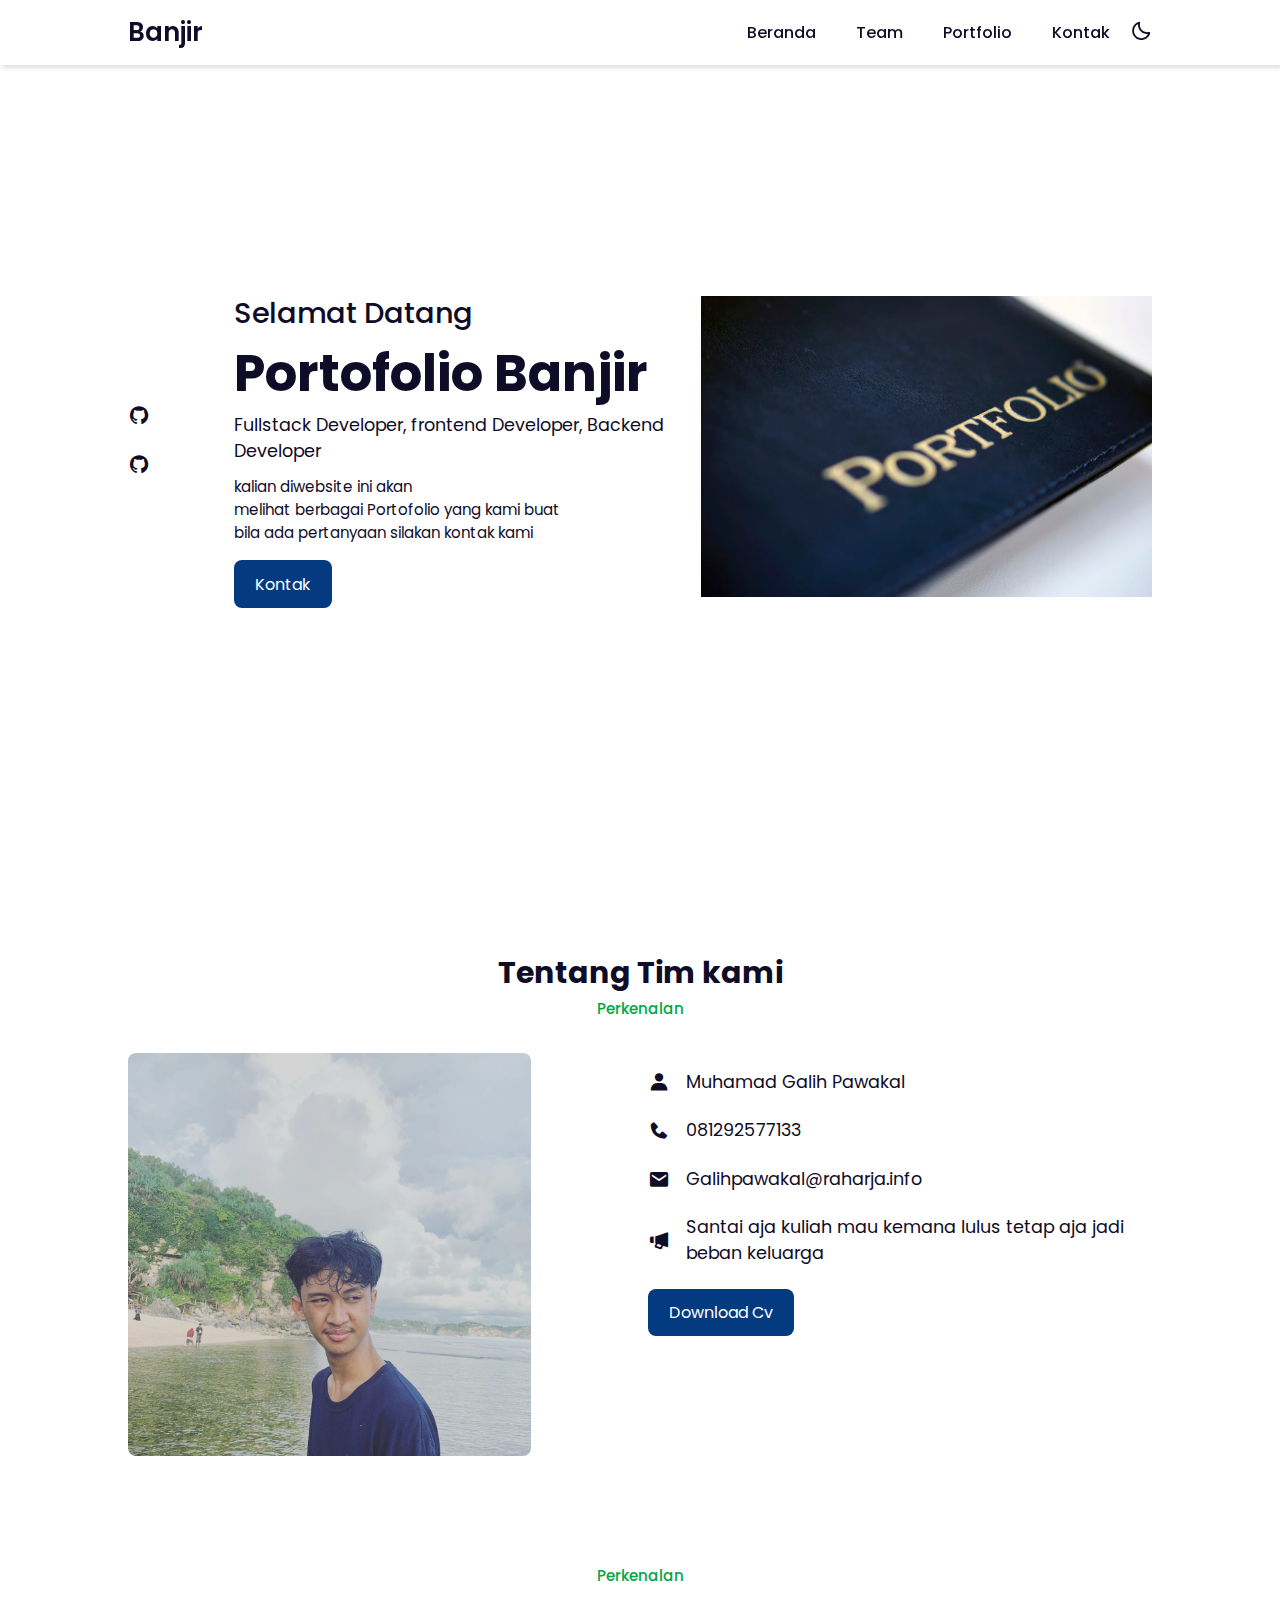
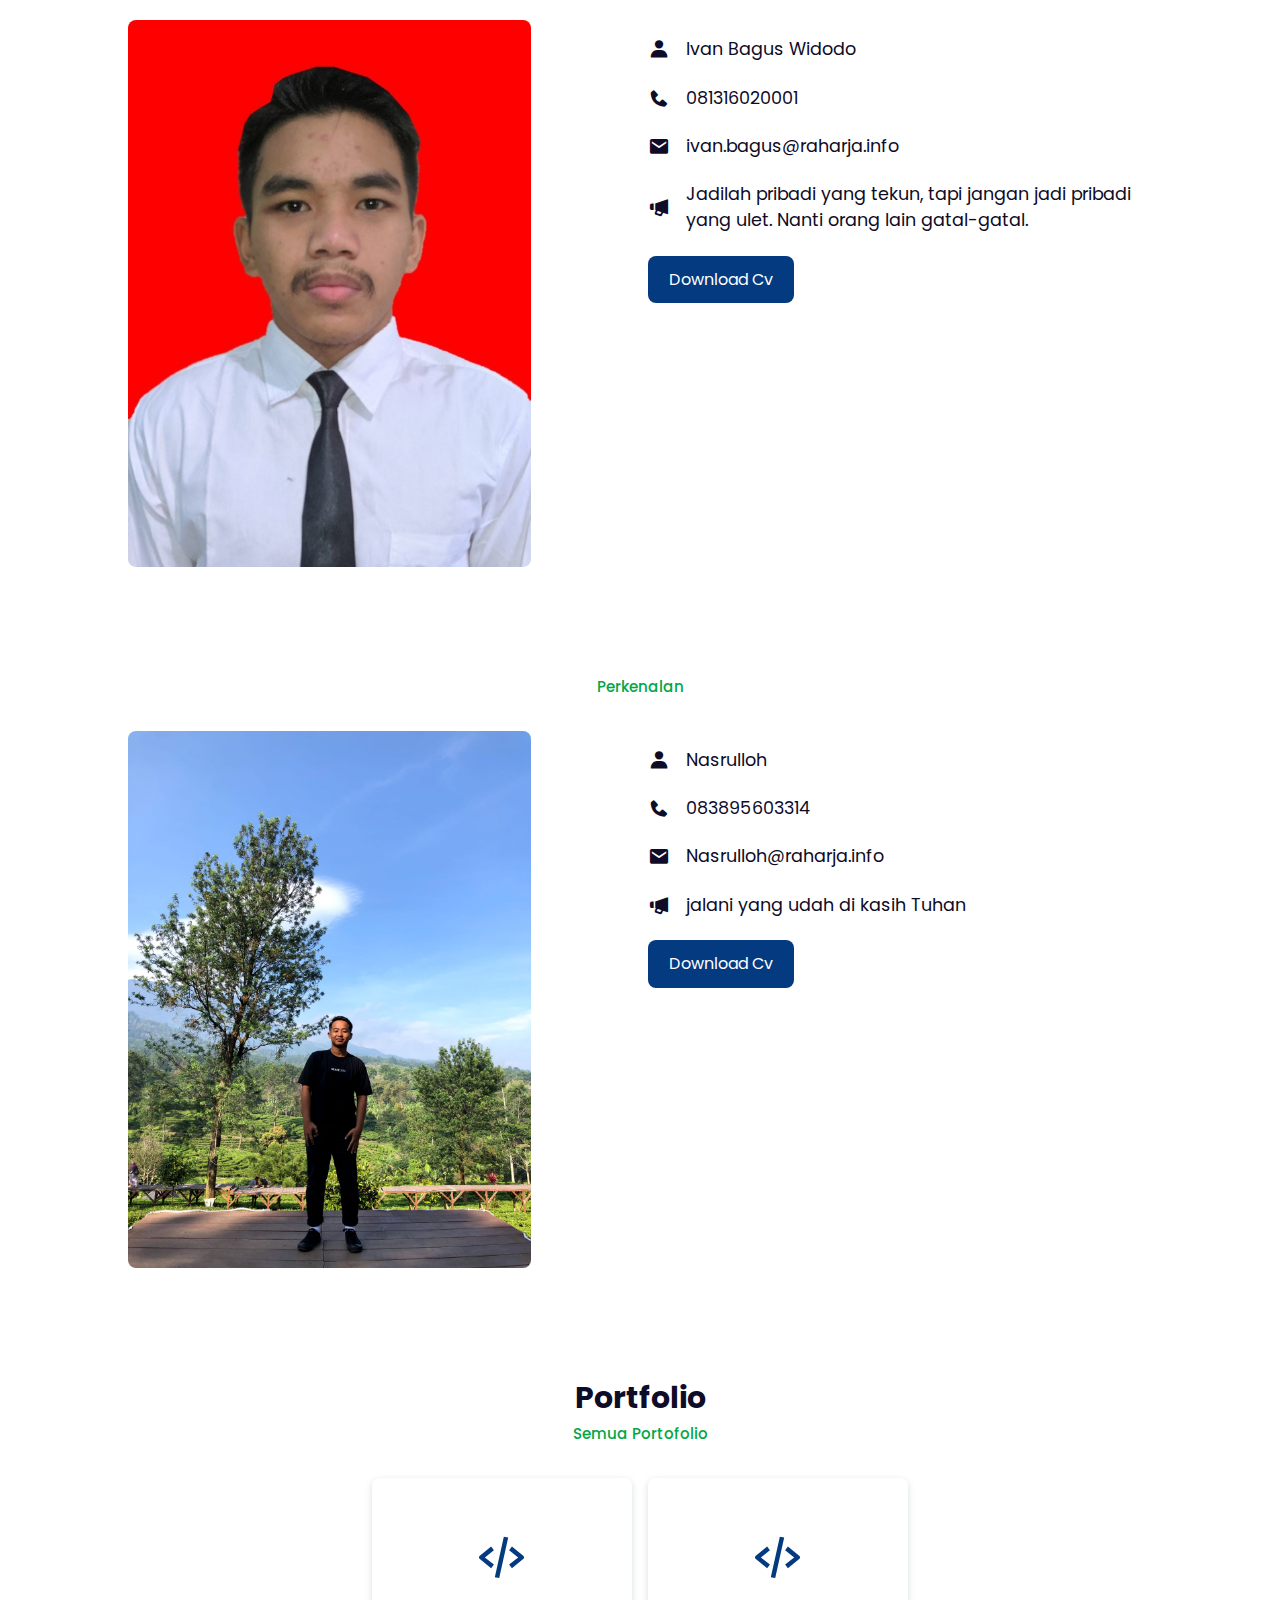
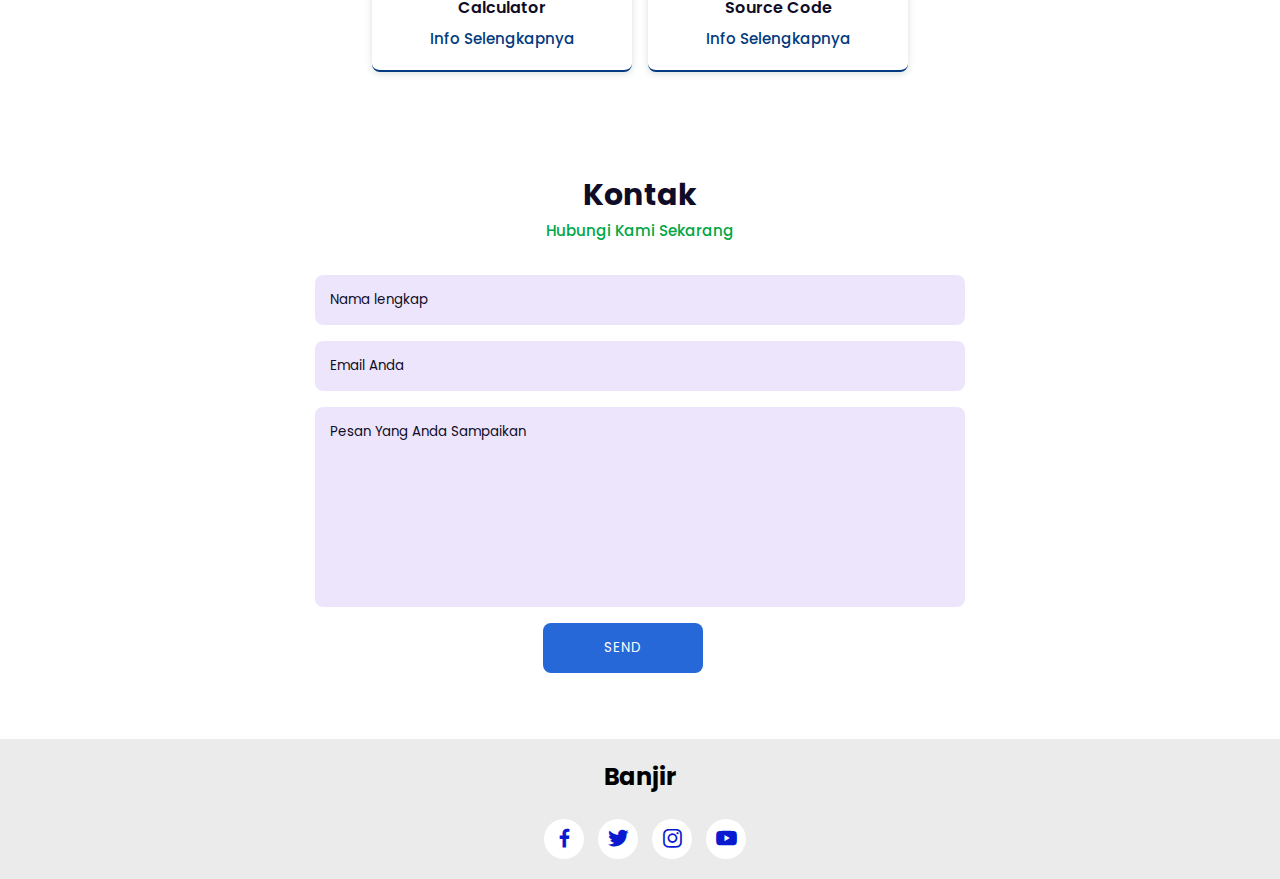
<file: index.html>
<!DOCTYPE html>
<html lang="en">
<head>
    <meta charset="UTF-8">
    <meta http-equiv="X-UA-Compatible" content="IE=edge">
    <meta name="viewport" content="width=device-width, initial-scale=1.0">
    <title>Portfolio Banjir</title>
    <!-- Link To CSS -->
    <link rel="stylesheet" href="./css/style.css">
    <!-- Box Icons -->
    <link rel="stylesheet"
  href="https://cdn.jsdelivr.net/npm/boxicons@latest/css/boxicons.min.css">
 
</head>
<body>
    <!-- Navbar -->
    <header>
        <a href="#" class="logo">Banjir</a>
 
        <div class="bx bx-menu" id="menu-icon"></div>
 
        <ul class="navbar">
            <li><a href="#home">Beranda</a></li>
            <li><a href="#about">Team</a></li>
            <li><a href="#services">Portfolio</a></li>
            <li><a href="#contact">Kontak</a></li>
            <div class="bx bx-moon" id="darkmode"></div>
        </ul>
    </header>
    <!-- Home -->
 
    <section class="home" id="home">
        <div class="social">
            <a href="https://github.com/galihpawakal"><i class='bx bxl-github'></i></a>
            <a href="https://github.com/ivanbaguswidodo"><i class='bx bxl-github' ></i></a>
        </div>
        <div class="home-img">
            <img src="121.jpg" alt="">
        </div>
        <div class="home-text">
            <span>Selamat Datang</span>
            <h1>Portofolio Banjir</h1>
            <h2>Fullstack Developer, frontend Developer, Backend Developer</h2>
            <p> kalian diwebsite ini akan <br> melihat berbagai Portofolio yang kami buat <br> bila ada pertanyaan silakan kontak kami</p>
            <a href="#contact" class="btn">Kontak</a>
        </div>
 
    </section>
    <!-- About -->
    <section class="about" id="about">
        <div class="heading">
            <h2>Tentang Tim kami</h2>
            <span>Perkenalan</span>
        </div>
        <!-- About Content -->
        <div class="about-container">
            <div class="about-img">
                <img src="galih.jpeg" alt="">
            </div>
            <div class="about-text">
                <div class="information">
                    <!-- Box 1 -->
                    <div class="info-box">
                        <i class='bx bxs-user' ></i>
                        <span>Muhamad Galih Pawakal</span>
                    </div>
                    <!-- Box 2 -->
                    <div class="info-box">
                        <i class='bx bxs-phone' ></i>
                        <span>081292577133</span>
                    </div>
                    <!-- Box 3 -->
                    <div class="info-box">
                        <i class='bx bxs-envelope' ></i>
                        <span>Galihpawakal@raharja.info</span>
                    </div>
                    <div class="info-box">
                        <i class='bx bxs-megaphone' ></i>
                        <span>Santai aja kuliah mau kemana lulus tetap aja jadi beban keluarga</span>
                    </div>
                </div>
                <a href="/portofolio.pdf" class="btn">Download Cv</a>
            </div>
        </div>
    </section>
    <section class="about" id="about">
        <div class="heading">
            <h2></h2>
            <span>Perkenalan</span>
        </div>
        <!-- About Content -->
        <div class="about-container">
            <div class="about-img">
                <img src="ivan.jpeg" alt="">
            </div>
            <div class="about-text">
                <div class="information">
                    <!-- Box 1 -->
                    <div class="info-box">
                        <i class='bx bxs-user' ></i>
                        <span>Ivan Bagus Widodo</span>
                    </div>
                    <!-- Box 2 -->
                    <div class="info-box">
                        <i class='bx bxs-phone' ></i>
                        <span>081316020001</span>
                    </div>
                    <!-- Box 3 -->
                    <div class="info-box">
                        <i class='bx bxs-envelope' ></i>
                        <span>ivan.bagus@raharja.info</span>
                    </div>
                    <div class="info-box">
                        <i class='bx bxs-megaphone' ></i>
                        <span>Jadilah pribadi yang tekun, tapi jangan jadi pribadi yang ulet. Nanti orang lain gatal-gatal.</span>
                    </div>
                </div>
                <a href="portofolio.pdf" class="btn">Download Cv</a>
            </div>
        </div>
    </section>
    <section class="about" id="about">
        <div class="heading">
            <h2></h2>
            <span>Perkenalan</span>
        </div>
        <!-- About Content -->
        <div class="about-container">
            <div class="about-img">
                <img src="nasrul.jpeg" alt="">
            </div>
            <div class="about-text">
                <div class="information">
                    <!-- Box 1 -->
                    <div class="info-box">
                        <i class='bx bxs-user' ></i>
                        <span>Nasrulloh</span>
                    </div>
                    <!-- Box 2 -->
                    <div class="info-box">
                        <i class='bx bxs-phone' ></i>
                        <span>083895603314</span>
                    </div>
                    <!-- Box 3 -->
                    <div class="info-box">
                        <i class='bx bxs-envelope' ></i>
                        <span>Nasrulloh@raharja.info</span>
                    </div>
                    <div class="info-box">
                        <i class='bx bxs-megaphone' ></i>
                        <span>jalani yang udah di kasih Tuhan</span>
                    </div>
                </div>
                <a href="portofolio.pdf" class="btn">Download Cv</a>
            </div>
        </div>
    </section>
    
    <!-- Services -->
    <section class="services" id="services">
        <div class="heading">
            <h2>Portfolio</h2>
            <span>Semua Portofolio</span>
        </div>
        <div class="services-content">
            <!-- Box 1 -->
            <div class="services-box">
                <i class='bx bx-code-alt' ></i>
                <h3>Calculator</h3>
                <a href="calculator.html">Info Selengkapnya</a>
            </div>

            <div class="services-box">
                <i class='bx bx-code-alt' ></i>
                <h3>Source Code</h3>
                <a href="https://github.com/galihpawakal/banjirteam">Info Selengkapnya</a>
            </div>
        </div>
    </section>
    
    <!-- Contact -->
    <section class="contact" id="contact">
        <div class="heading">
            <h2>Kontak</h2>
            <span>Hubungi Kami Sekarang</span>
        </div>
        <div class="contact-form">
            <form action="">
                <input type="text" placeholder="Nama lengkap">
                <input type="email" name="" id="" placeholder="Email Anda">
                <textarea name="" id="" cols="30" rows="10" placeholder="Pesan Yang Anda Sampaikan"></textarea>
                <input type="button" value="Send" class="contact-button">
            </form>
        </div>
    </section>
    <!-- Footer -->
    <div class="footer">
        <h2>Banjir</h2>
        <div class="footer-social">
            <a href="https://www.facebook.com/ivan.bagus.co.id/"><i class='bx bxl-facebook' ></i></a>
            <a href="#"><i class='bx bxl-twitter' ></i></a>
            <a href="https://www.instagram.com/ivan_bagus_/"><i class='bx bxl-instagram' ></i></a>
            <a href="https://www.youtube.com/channel/UCpCRRfDSQ75UWcggr1jH2Sw"><i class='bx bxl-youtube' ></i></a>
        </div>
 
    </div>
    
 
 
 
    <!-- Link To JS -->
    <script src="./js/script.js"></script>
</body>
</html>
</file>
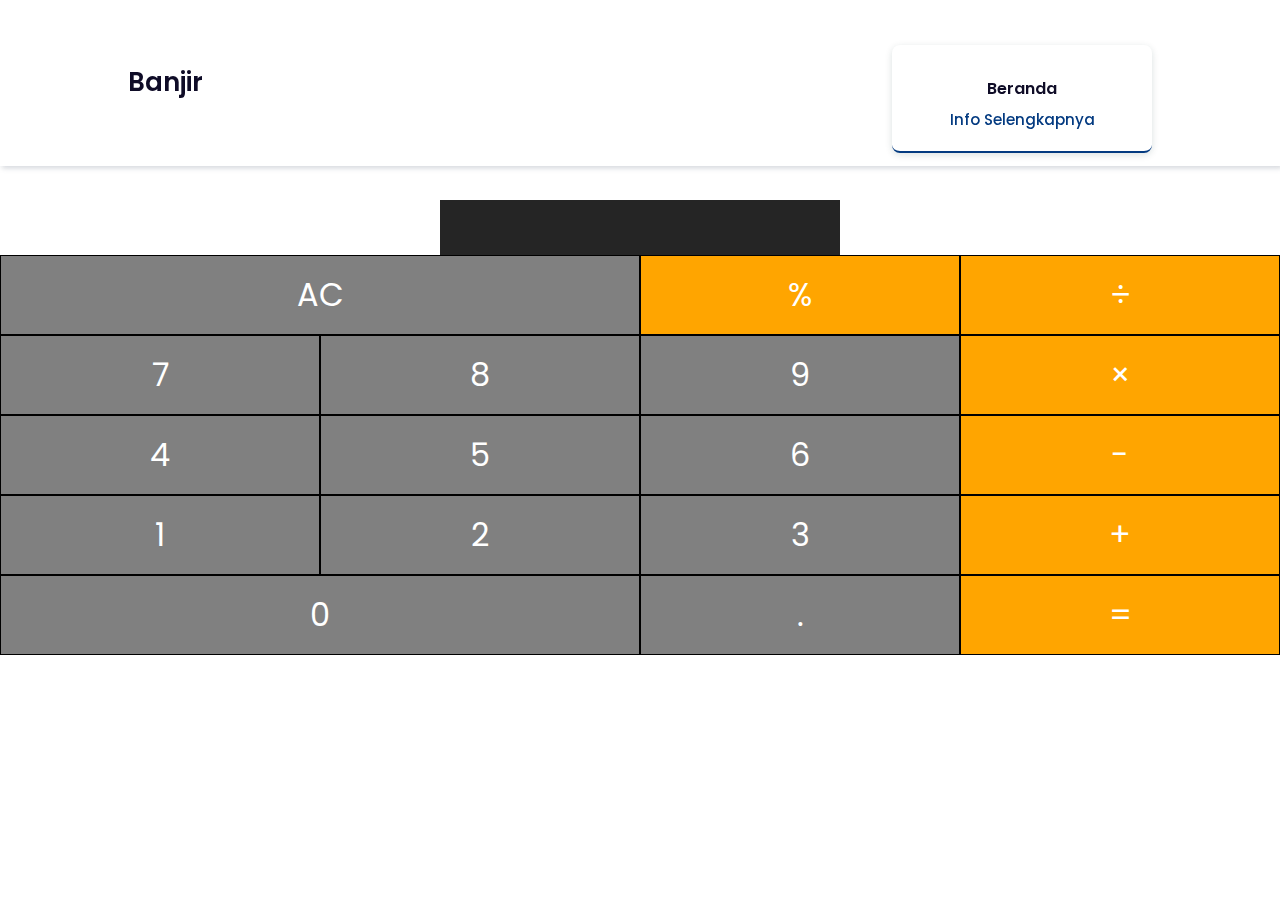
<file: calculator.html>
<!DOCTYPE html>
<html>

<head>
    <meta charset="utf-8">
    <title>Calculator</title>
    <link rel="stylesheet" href="./css/style.css">
</head>
<header>
  <a href="#" class="logo">Banjir</a>

  <div class="bx bx-menu" id="menu-icon"></div>

  <div class="services-content">
    <!-- Box 1 -->
    <div class="services-box">
        <h3>Beranda</h3>
        <a href="index.html">Info Selengkapnya</a>
    </div>


</div>
</header>
<body>

    <div class="calculator">
        <input type="text" class="calculator-screen" innerText="0" disabled>
        <div class="calculator-screen"></div>
    </div>
    <div class="calculator-keys">
        <div class="row">
          <button class="all-clear">AC</button>
          <button class="operator" value="%">%</button>
          <button class="operator" value="/">&divide;</button>
        </div>
        <div class="row">
          <button class="number" value="7">7</button>
          <button class="number" value="8">8</button>
          <button class="number" value="9">9</button>
          <button class="operator" value="*">&times;</button>
        </div>
        <div class="row">
          <button class="number" value="4">4</button>
          <button class="number" value="5">5</button>
          <button class="number" value="6">6</button>
          <button class="operator" value="-">-</button>
        </div>
        <div class="row">
          <button class="number" value="1">1</button>
          <button class="number" value="2">2</button>
          <button class="number" value="3">3</button>
          <button class="operator" value="+">+</button>
        </div>
        <div class="row">
          <button class="number zero-btn" value="0">0</button>
          <button class="decimal" value=".">.</button>
          <button class="equal-sign" value="=">=</button>
        </div>
      </div>

      <script src="./js/calcul-js.js"></script>
</body>

</html>
</file>
<file: css/style.css>
/* Google Fonts */
@import url("https://fonts.googleapis.com/css2?family=Poppins:wght@200;300;400;500;600;700&display=swap");
* {
  margin: 0;
  padding: 0;
  box-sizing: border-box;
  list-style: none;
  text-decoration: none;
  scroll-behavior: smooth;
  scroll-padding-top: 2rem;
  font-family: "Poppins", sans-serif;
}
:root {
  --main-color: #033a80;
  --bg-color: #fff;
  --text-color: #0f0c27;
  --hover: hsl(260, 100%, 51%);
 
  --big-font: 3.2rem;
  --medium-font: 1.8rem;
  --p-font: 0.941rem;
}
section {
  padding: 50px 10%;
}
body.active {
  --text-color: #fff;
  --bg-color: #0f0c27;
}
body {
  background: var(--bg-color);
  color: var(--text-color);
}
*::selection {
  color: var(--bg-color);
  background: var(--main-color);
}
.heading {
  text-align: center;
}
.heading h2 {
  font-size: 30px;
}
 
.heading span {
  font-size: var(--p-font);
  color: rgb(2, 166, 70);
}
header {
  position: fixed;
  width: 100%;
  top: 0;
  right: 0;
  z-index: 1000;
  display: flex;
  align-items: center;
  justify-content: space-between;
  background: var(--bg-color);
  padding: 13px 10%;
  transition: 0.2s;
  box-shadow: -3px -3px 7px #ffffff73,
				2px 2px 5px rgba(94, 104, 121, 0.288);
}
header.shadow {
  box-shadow: 0 0 4px rgb(14 55 54 / 15%);
}
.logo {
  font-size: 1.61rem;
  font-weight: 600;
  color: var(--text-color);
}
.navbar {
  display: flex;
}
.navbar a {
  font-size: 1rem;
  padding: 10px 20px;
  color: var(--text-color);
  font-weight: 500;
}
.navbar a:hover {
  color: var(--hover);
}
#menu-icon {
  font-size: 24px;
  cursor: pointer;
  z-index: 10001;
  display: none;
}
#darkmode {
  font-size: 22px;
  cursor: pointer;
}
.home {
  position: relative;
  width: 100%;
  min-height: 100vh;
  display: grid;
  grid-template-columns: 0.2fr 1fr 1fr;
  align-items: center;
  gap: 1rem;
}
.home-img {
  order: 3;
}
.home-img img {
  width: 100%;
}
.home-text span {
  font-size: var(--medium-font);
  font-weight: 500;
}
.home-text h1 {
  font-size: var(--big-font);
}
.home-text h2 {
  font-size: 1.1rem;
  font-weight: 400;
}
.home-text p {
  font-size: var(--p-font);
  font-weight: 400;
  margin: 0.7rem 0 1rem;
}
.social {
  display: flex;
  flex-direction: column;
}
.social a {
  margin-bottom: 1rem;
  font-size: 22px;
  color: var(--text-color);
}
.social a:hover {
  color: var(--hover);
}
.btn {
  display: inline-block;
  background: var(--main-color);
  color: #fff;
  padding: 0.7rem 1.3rem;
  border-radius: 0.5rem;
}
.btn:hover {
  background: var(--hover);
}
 

.about-container {
  display: grid;
  grid-template-columns: repeat(2, 1fr);
  gap: 1rem;
  margin-top: 2rem;
}
 
.about-img img {
  width: 80%;
  border-radius: 0.5rem;
}
.about-text p {
  font-size: var(--p-font);
  font-weight: 400;
  text-align: justify;
}
.information {
  margin: 1rem 0 1.4rem;
}
.information .info-box {
  display: flex;
  align-items: center;
  margin-bottom: 1.4rem;
}
.information .info-box .bx {
  font-size: 22px;
}
.information .info-box span {
  font-weight: 400;
  margin-left: 1rem;
}
.skills-container {
  display: grid;
  grid-template-columns: repeat(2, 1fr);
  align-items: center;
  gap: 2rem;
  margin-top: 4rem;
}
.skills-img img {
  width: 80%;
  padding-left: 4rem;
  object-position: center;
}
.bars-box {
  position: relative;
  display: flex;
  justify-content: space-between;
  align-items: center;
  padding: 1rem 0;
  margin-bottom: 1rem;
}
.bars-box h3,
span {
  font-size: 1.1rem;
  font-weight: 500;
}
.light-bar {
  position: absolute;
  bottom: 0;
  left: 0;
  width: 100%;
  height: 0.5rem;
  background: hsla(260, 100%, 44%, 0.4);
  border-radius: 0.5rem;
}
.percent-bar {
  position: absolute;
  bottom: 0;
  left: 0;
  height: 0.5rem;
  background: var(--main-color);
  border-radius: 0.5rem;
}
.html-bar {
  width: 94%;
}
.css-bar {
  width: 84%;
}
.js-bar {
  width: 74%;
}
.react-bar {
  width: 80%;
}
.services-content {
  display: grid;
  grid-template-columns: repeat(auto-fit, minmax(200px, auto));
  justify-content: center;
  gap: 1rem;
  margin-top: 2rem;
}
.services-box {
  padding: 20px;
  width: 260px;
  display: flex;
  flex-direction: column;
  align-items: center;
  text-align: center;
  border-radius: 0.5rem;
  border-bottom: 2px solid var(--main-color);
  box-shadow: 0 2px 7px rgb(14 55 54 / 15%);
}
.services-box:hover{
 background-color: #02225a;
}

.services-box h3 {
  font-size: 1rem;
  font-weight: 600;
  margin: 0.7rem 0 0.4rem;
}
.services-box:hover h3{
  color: #fff;
}
.services-box .bx {
  padding-top: 2rem;
  font-size: 54px;
  color: var(--main-color);
}
.services-box:hover .bx{
  color: #22cf91;
}
.services-box a {
  color: var(--main-color);
  font-size: var(--p-font);
  font-weight: 500;
}
.services-box:hover a{
  color: #8b8a8f;
}
.portfolio-content {
  display: grid;
  grid-template-columns: repeat(auto-fit, minmax(280px, auto));
  gap: 1rem;
  margin-top: 2rem;
}
.portfolio-img {
  overflow: hidden;
  border-radius: 0.5rem;
}
.portfolio-img img {
  width: 100%;
  display: block;
}
.portfolio-img img:hover {
  transform: scale(1.1);
  transition: 1s;
}
.contact-form {
  display: grid;
  place-items: center;
  margin-top: 2rem;
}
.contact-form form {
  display: flex;
  flex-direction: column;
  width: 650px;
}
form input,
textarea {
  padding: 15px;
  border-radius: 0.5rem;
  width: 100%;
  border: none;
  outline: none;
  background: hsla(260, 100%, 44%, 0.1);
  margin-bottom: 1rem;
  color: var(--text-color);
}
form input::placeholder,
textarea::placeholder {
  color: var(--text-color);
}
form textarea {
  resize: none;
  height: 200px;
}
.contact-button {
  width: 160px;
  cursor: pointer;
  background: #2768d9;
  color: #fff;
  justify-content: center;
  text-transform: uppercase;
  letter-spacing: 1px;
  margin-left: 35%;
}
.contact-button:hover {
  background: var(--hover);
}
.footer {
  display: grid;
  place-items: center;
  padding: 20px;
  background: #ebebeb;
  color: #000;
}
.footer h2 {
  font-size: 1.5rem;
  margin-bottom: 1.6rem;
}
.footer-social a i{
  color: rgb(10, 26, 208);
  font-size: 25px;
  margin-left: 10px;
  text-align: center;
  line-height: 40px;
  background-color: #fff;
  border-radius: 50%;
  width: 40px;
  height: 40px;
}
.copyright {
  padding: 20px;
  background: var(--main-color);
  text-align: center;
  color: #fff;
}
.copyright a{
  color: #22cf91;
}
/* Making Responsive */
@media (max-width: 991px) {
  header {
    padding: 18px 4%;
  }
  section {
    padding: 50px 4%;
  }
}
@media (max-width: 881px) {
  :root {
    --big-font: 2.7rem;
    --medium-font: 1.4rem;
  }
}
@media (max-width: 768px) {
  :root {
    --big-font: 2.4rem;
    --medium-font: 1.2rem;
  }
  header {
    padding: 11px 4%;
  }
  #menu-icon {
    display: initial;
    color: var(--text-color);
  }
  header .navbar {
    position: absolute;
    top: -500px;
    left: 0;
    right: 0;
    display: flex;
    flex-direction: column;
    background: var(--bg-color);
    box-shadow: 0 4px 4px rgb(0 0 0 / 10%);
    transition: 0.2s ease;
    text-align: center;
  }
  .navbar.active {
    top: 100%;
  }
  .navbar a {
    padding: 1.5rem;
    display: block;
    background: var(--bg-color);
  }
  #darkmode {
    position: absolute;
    top: 1.4rem;
    right: 2rem;
  }
  .scroll-down {
    display: none;
  }
  .home {
    grid-template-columns: 0.5fr 3fr;
  }
  .home-text {
    grid-column: 1/3;
    padding-left: 1.4rem;
  }
  .home-img {
    order: initial;
  }
  .about-container {
    grid-template-columns: 1fr;
  }
  .about-img {
    display: flex;
    justify-content: center;
  }
  .skills-container {
    grid-template-columns: 1fr;
  }
  .skills-img img {
    padding-left: 0;
  }
  .skills-img {
    padding-top: 2rem;
    display: flex;
    justify-content: center;
  }
  .contact-form form{
    width: 300px;
  }
  .contact-button{
    margin-left: 25%;
  }
}
@media (max-width: 340px) {
  :root {
    --big-font: 1.7rem;
    --medium-font: 1.1rem;
  }
  .home-text span {
    font-size: 1rem;
  }
  .home-text h2 {
    font-size: 0.9rem;
    font-weight: 500;
  }
  .information .info-box span {
    font-size: 1rem;
  }
  .portfolio-content {
    grid-template-columns: repeat(auto-fit, minmax(200px, auto));
  }
  .contact-form form{
    width: 300px;
  }
  .contact-button{
    margin-left: 25%;
  }
}

.calculator {
  text-align: center;
  margin: 0 auto;
  padding-top: 200px;
  width: 400px;
}

.calculator-screen {
  width: 100%;
  height: 100%;
  background-color: #252525;
  color: #fff;
  text-align : right ;
  font-size: 36px;
  border: none;
  padding: 0 20px;
  box-sizing: border-box;
}

.calculator-keys {
  width: 100%;
}
.row {
  display: flex;
}

button {
  height: 80px;
  background-color: gray;
  border: 1px solid black;
  font-size: 32px;
  color: #fff;
  width: 25%;
  outline: none;
}

.all-clear, .zero-btn {
  width: 50%;
}
.operator, .equal-sign{
  background-color: orange;
}
button:hover{
  background-color: darkgray;
}
.operator:hover, .equal-sign:hover{
  background-color: darkorange;
}
</file>
